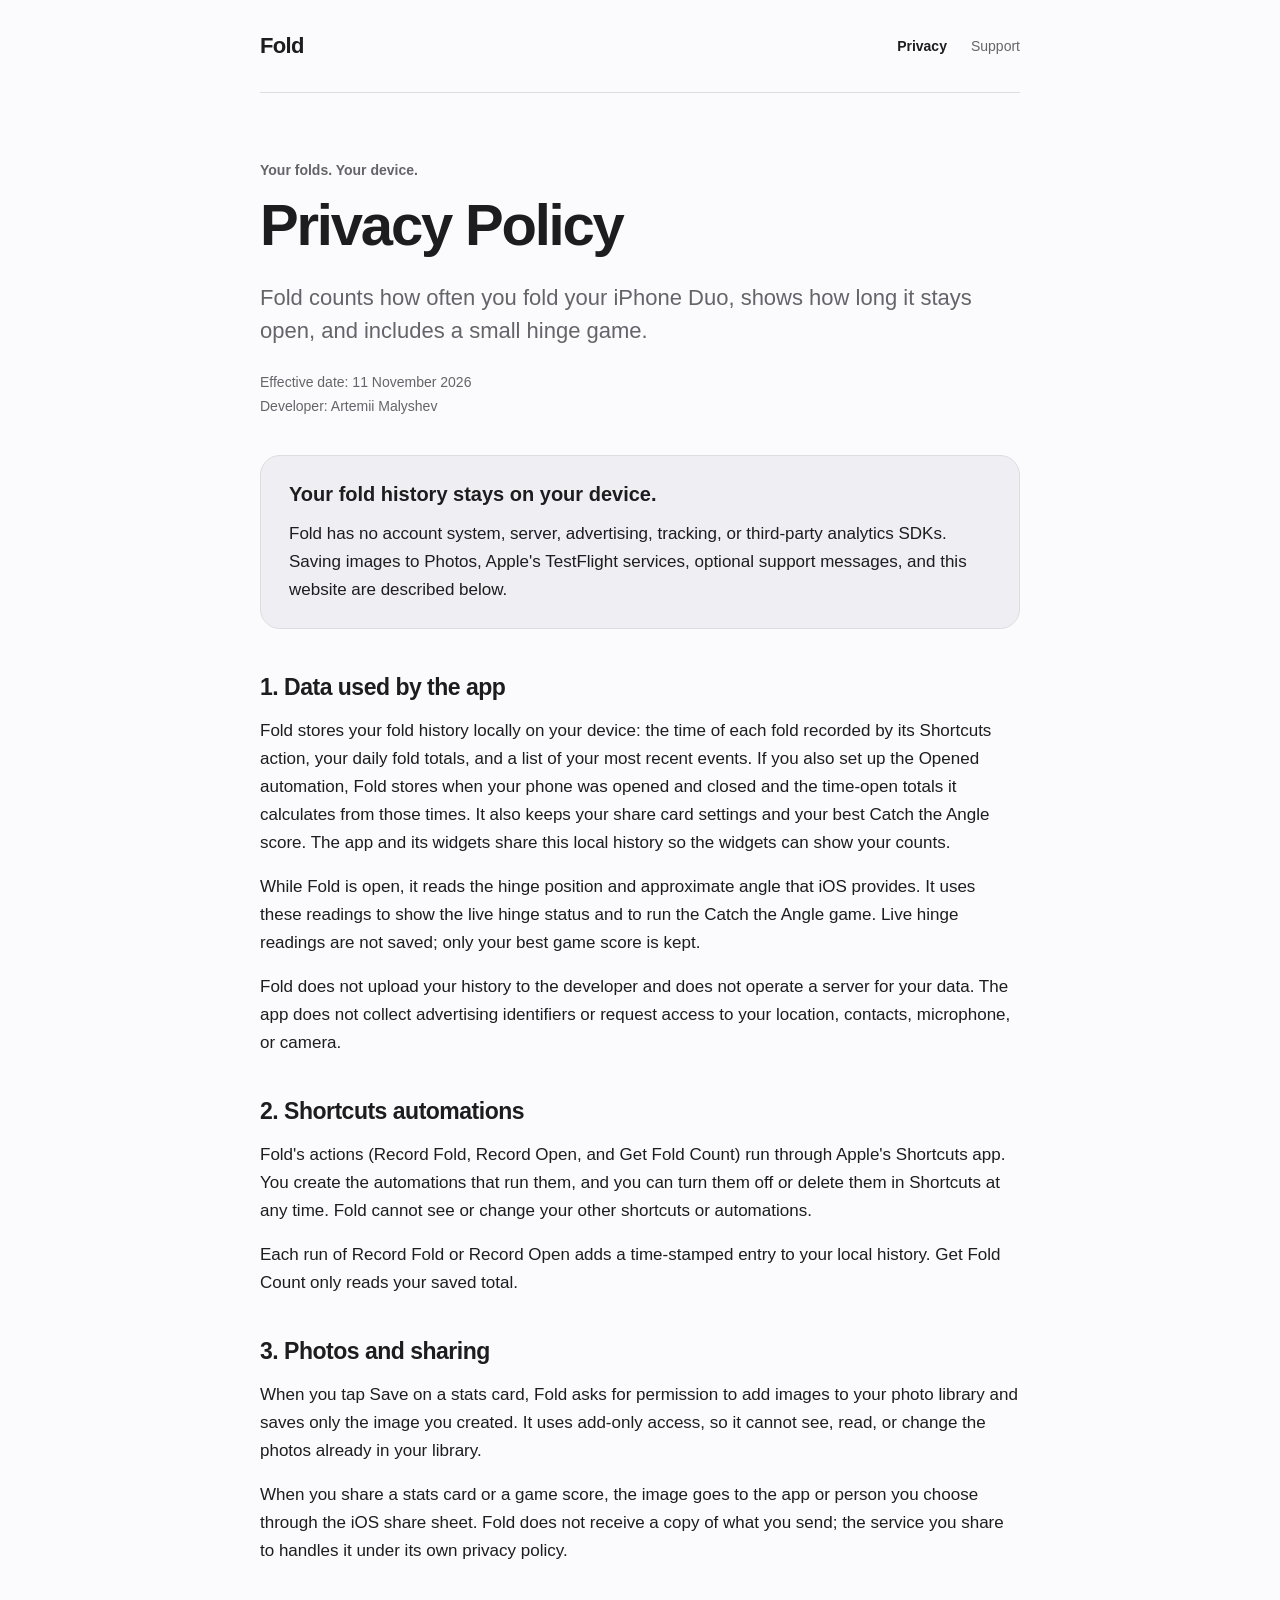
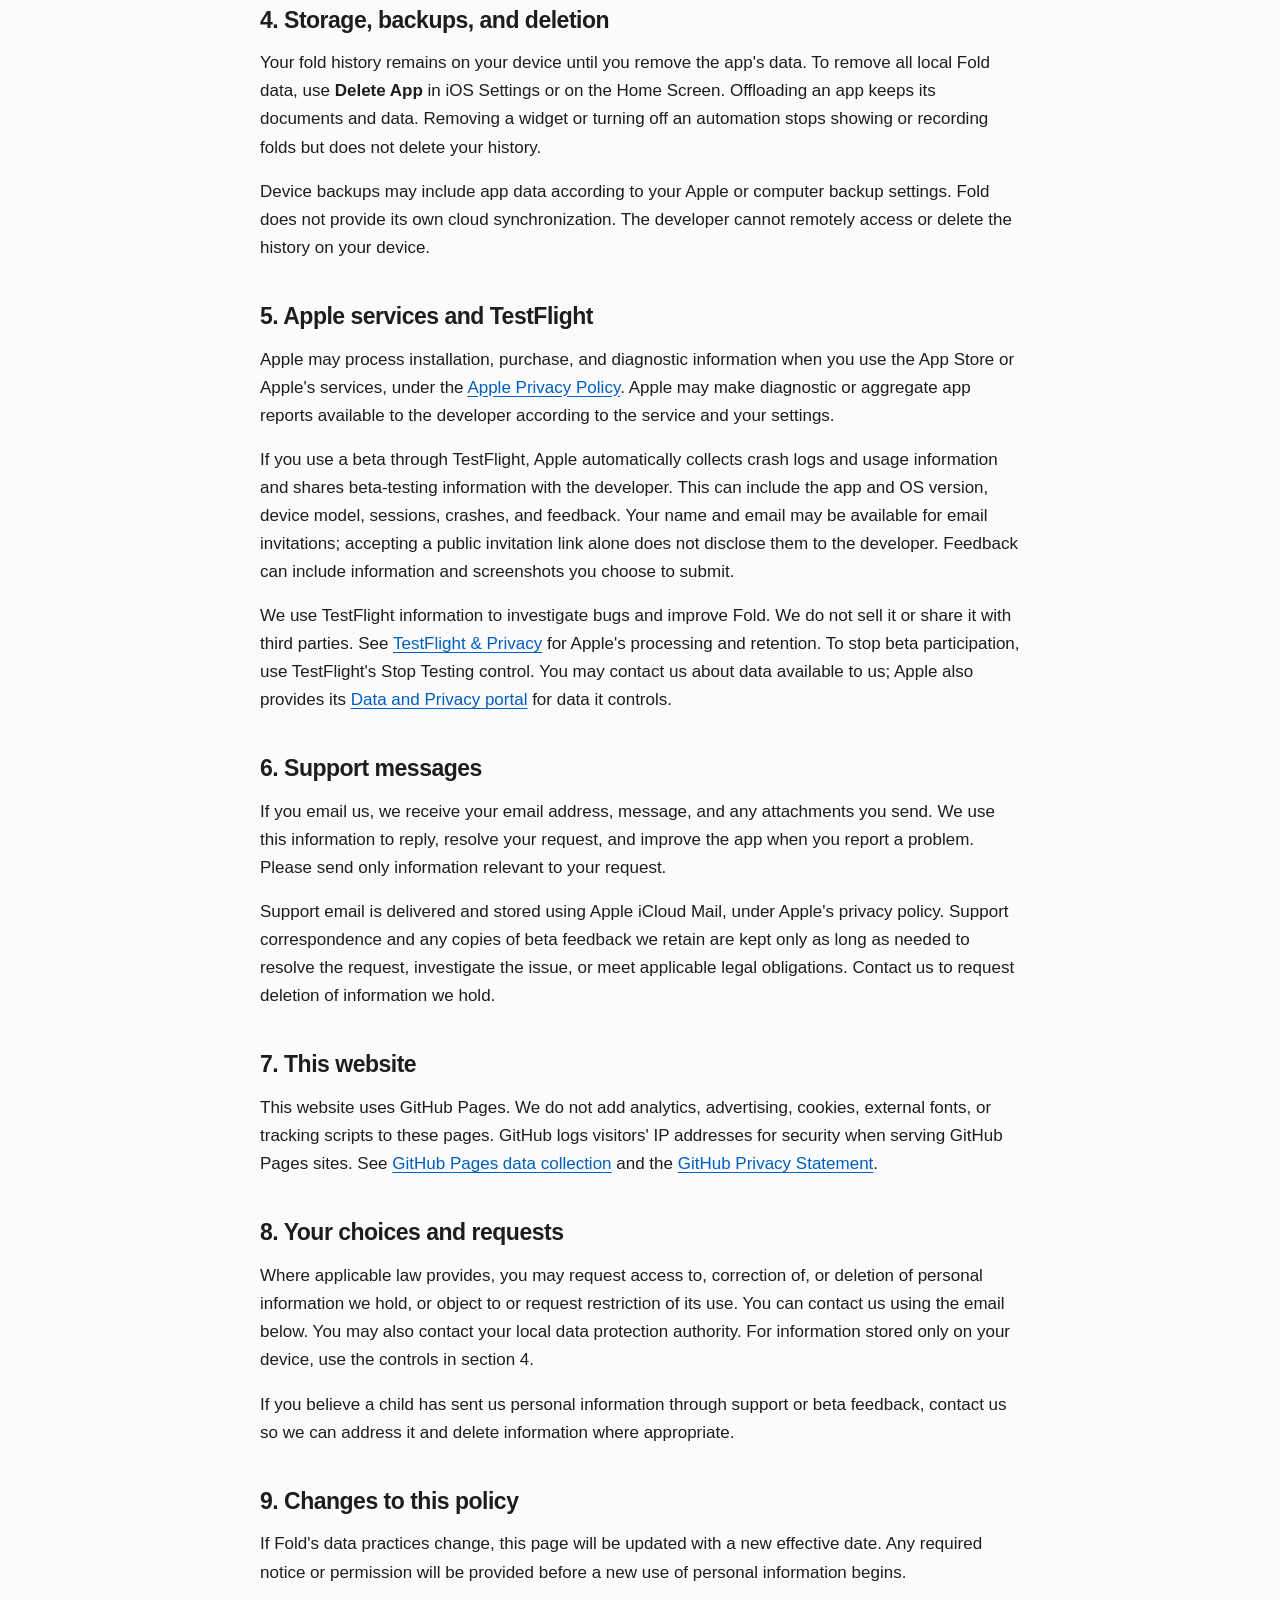
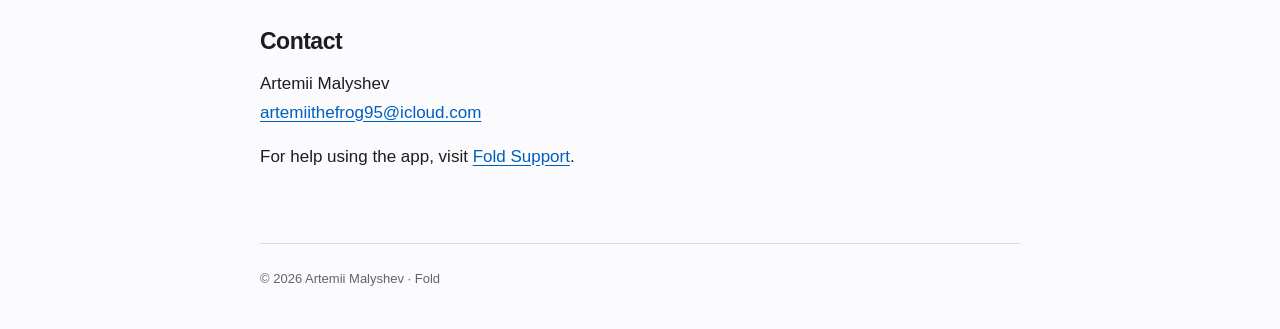
<file: index.html>
<!doctype html>
<html lang="en">
<head>
  <meta charset="utf-8">
  <meta name="viewport" content="width=device-width, initial-scale=1">
  <meta name="color-scheme" content="light dark">
  <meta name="description" content="Privacy Policy for Fold, an iPhone Duo app that counts folds and shows how long your phone stays open.">
  <meta name="referrer" content="no-referrer">
  <title>Privacy Policy · Fold</title>
  <link rel="stylesheet" href="style.css">
</head>
<body>
  <a class="skip-link" href="#main">Skip to content</a>
  <header class="site-header">
    <a class="wordmark" href="./" aria-label="Fold home">Fold</a>
    <nav aria-label="Main"><a href="./" aria-current="page">Privacy</a><a href="support.html">Support</a></nav>
  </header>
  <main id="main">
    <p class="eyebrow">Your folds. Your device.</p>
    <h1>Privacy Policy</h1>
    <p class="intro">Fold counts how often you fold your iPhone Duo, shows how long it stays open, and includes a small hinge game.</p>
    <p class="metadata">Effective date: <time datetime="2026-11-11">11 November 2026</time><br>Developer: Artemii Malyshev</p>

    <aside class="summary" aria-label="Summary">
      <strong>Your fold history stays on your device.</strong>
      <p>Fold has no account system, server, advertising, tracking, or third-party analytics SDKs. Saving images to Photos, Apple's TestFlight services, optional support messages, and this website are described below.</p>
    </aside>

    <section aria-labelledby="local-data">
      <h2 id="local-data">1. Data used by the app</h2>
      <p>Fold stores your fold history locally on your device: the time of each fold recorded by its Shortcuts action, your daily fold totals, and a list of your most recent events. If you also set up the Opened automation, Fold stores when your phone was opened and closed and the time-open totals it calculates from those times. It also keeps your share card settings and your best Catch the Angle score. The app and its widgets share this local history so the widgets can show your counts.</p>
      <p>While Fold is open, it reads the hinge position and approximate angle that iOS provides. It uses these readings to show the live hinge status and to run the Catch the Angle game. Live hinge readings are not saved; only your best game score is kept.</p>
      <p>Fold does not upload your history to the developer and does not operate a server for your data. The app does not collect advertising identifiers or request access to your location, contacts, microphone, or camera.</p>
    </section>

    <section aria-labelledby="shortcuts">
      <h2 id="shortcuts">2. Shortcuts automations</h2>
      <p>Fold's actions (Record Fold, Record Open, and Get Fold Count) run through Apple's Shortcuts app. You create the automations that run them, and you can turn them off or delete them in Shortcuts at any time. Fold cannot see or change your other shortcuts or automations.</p>
      <p>Each run of Record Fold or Record Open adds a time-stamped entry to your local history. Get Fold Count only reads your saved total.</p>
    </section>

    <section aria-labelledby="photos">
      <h2 id="photos">3. Photos and sharing</h2>
      <p>When you tap Save on a stats card, Fold asks for permission to add images to your photo library and saves only the image you created. It uses add-only access, so it cannot see, read, or change the photos already in your library.</p>
      <p>When you share a stats card or a game score, the image goes to the app or person you choose through the iOS share sheet. Fold does not receive a copy of what you send; the service you share to handles it under its own privacy policy.</p>
    </section>

    <section aria-labelledby="retention">
      <h2 id="retention">4. Storage, backups, and deletion</h2>
      <p>Your fold history remains on your device until you remove the app's data. To remove all local Fold data, use <strong>Delete App</strong> in iOS Settings or on the Home Screen. Offloading an app keeps its documents and data. Removing a widget or turning off an automation stops showing or recording folds but does not delete your history.</p>
      <p>Device backups may include app data according to your Apple or computer backup settings. Fold does not provide its own cloud synchronization. The developer cannot remotely access or delete the history on your device.</p>
    </section>

    <section aria-labelledby="apple">
      <h2 id="apple">5. Apple services and TestFlight</h2>
      <p>Apple may process installation, purchase, and diagnostic information when you use the App Store or Apple's services, under the <a href="https://www.apple.com/legal/privacy/">Apple Privacy Policy</a>. Apple may make diagnostic or aggregate app reports available to the developer according to the service and your settings.</p>
      <p>If you use a beta through TestFlight, Apple automatically collects crash logs and usage information and shares beta-testing information with the developer. This can include the app and OS version, device model, sessions, crashes, and feedback. Your name and email may be available for email invitations; accepting a public invitation link alone does not disclose them to the developer. Feedback can include information and screenshots you choose to submit.</p>
      <p>We use TestFlight information to investigate bugs and improve Fold. We do not sell it or share it with third parties. See <a href="https://www.apple.com/legal/privacy/data/en/test-flight/">TestFlight &amp; Privacy</a> for Apple's processing and retention. To stop beta participation, use TestFlight's Stop Testing control. You may contact us about data available to us; Apple also provides its <a href="https://privacy.apple.com/">Data and Privacy portal</a> for data it controls.</p>
    </section>

    <section aria-labelledby="support-data">
      <h2 id="support-data">6. Support messages</h2>
      <p>If you email us, we receive your email address, message, and any attachments you send. We use this information to reply, resolve your request, and improve the app when you report a problem. Please send only information relevant to your request.</p>
      <p>Support email is delivered and stored using Apple iCloud Mail, under Apple's privacy policy. Support correspondence and any copies of beta feedback we retain are kept only as long as needed to resolve the request, investigate the issue, or meet applicable legal obligations. Contact us to request deletion of information we hold.</p>
    </section>

    <section aria-labelledby="website">
      <h2 id="website">7. This website</h2>
      <p>This website uses GitHub Pages. We do not add analytics, advertising, cookies, external fonts, or tracking scripts to these pages. GitHub logs visitors' IP addresses for security when serving GitHub Pages sites. See <a href="https://docs.github.com/en/pages/getting-started-with-github-pages/what-is-github-pages#data-collection">GitHub Pages data collection</a> and the <a href="https://docs.github.com/en/site-policy/privacy-policies/github-general-privacy-statement">GitHub Privacy Statement</a>.</p>
    </section>

    <section aria-labelledby="choices">
      <h2 id="choices">8. Your choices and requests</h2>
      <p>Where applicable law provides, you may request access to, correction of, or deletion of personal information we hold, or object to or request restriction of its use. You can contact us using the email below. You may also contact your local data protection authority. For information stored only on your device, use the controls in section 4.</p>
      <p>If you believe a child has sent us personal information through support or beta feedback, contact us so we can address it and delete information where appropriate.</p>
    </section>

    <section aria-labelledby="changes">
      <h2 id="changes">9. Changes to this policy</h2>
      <p>If Fold's data practices change, this page will be updated with a new effective date. Any required notice or permission will be provided before a new use of personal information begins.</p>
    </section>

    <section id="contact" aria-labelledby="contact-title">
      <h2 id="contact-title">Contact</h2>
      <p>Artemii Malyshev<br><a class="email" href="mailto:artemiithefrog95@icloud.com">artemiithefrog95@icloud.com</a></p>
      <p>For help using the app, visit <a href="support.html">Fold Support</a>.</p>
    </section>
  </main>
  <footer>© 2026 Artemii Malyshev · Fold</footer>
</body>
</html>
</file>
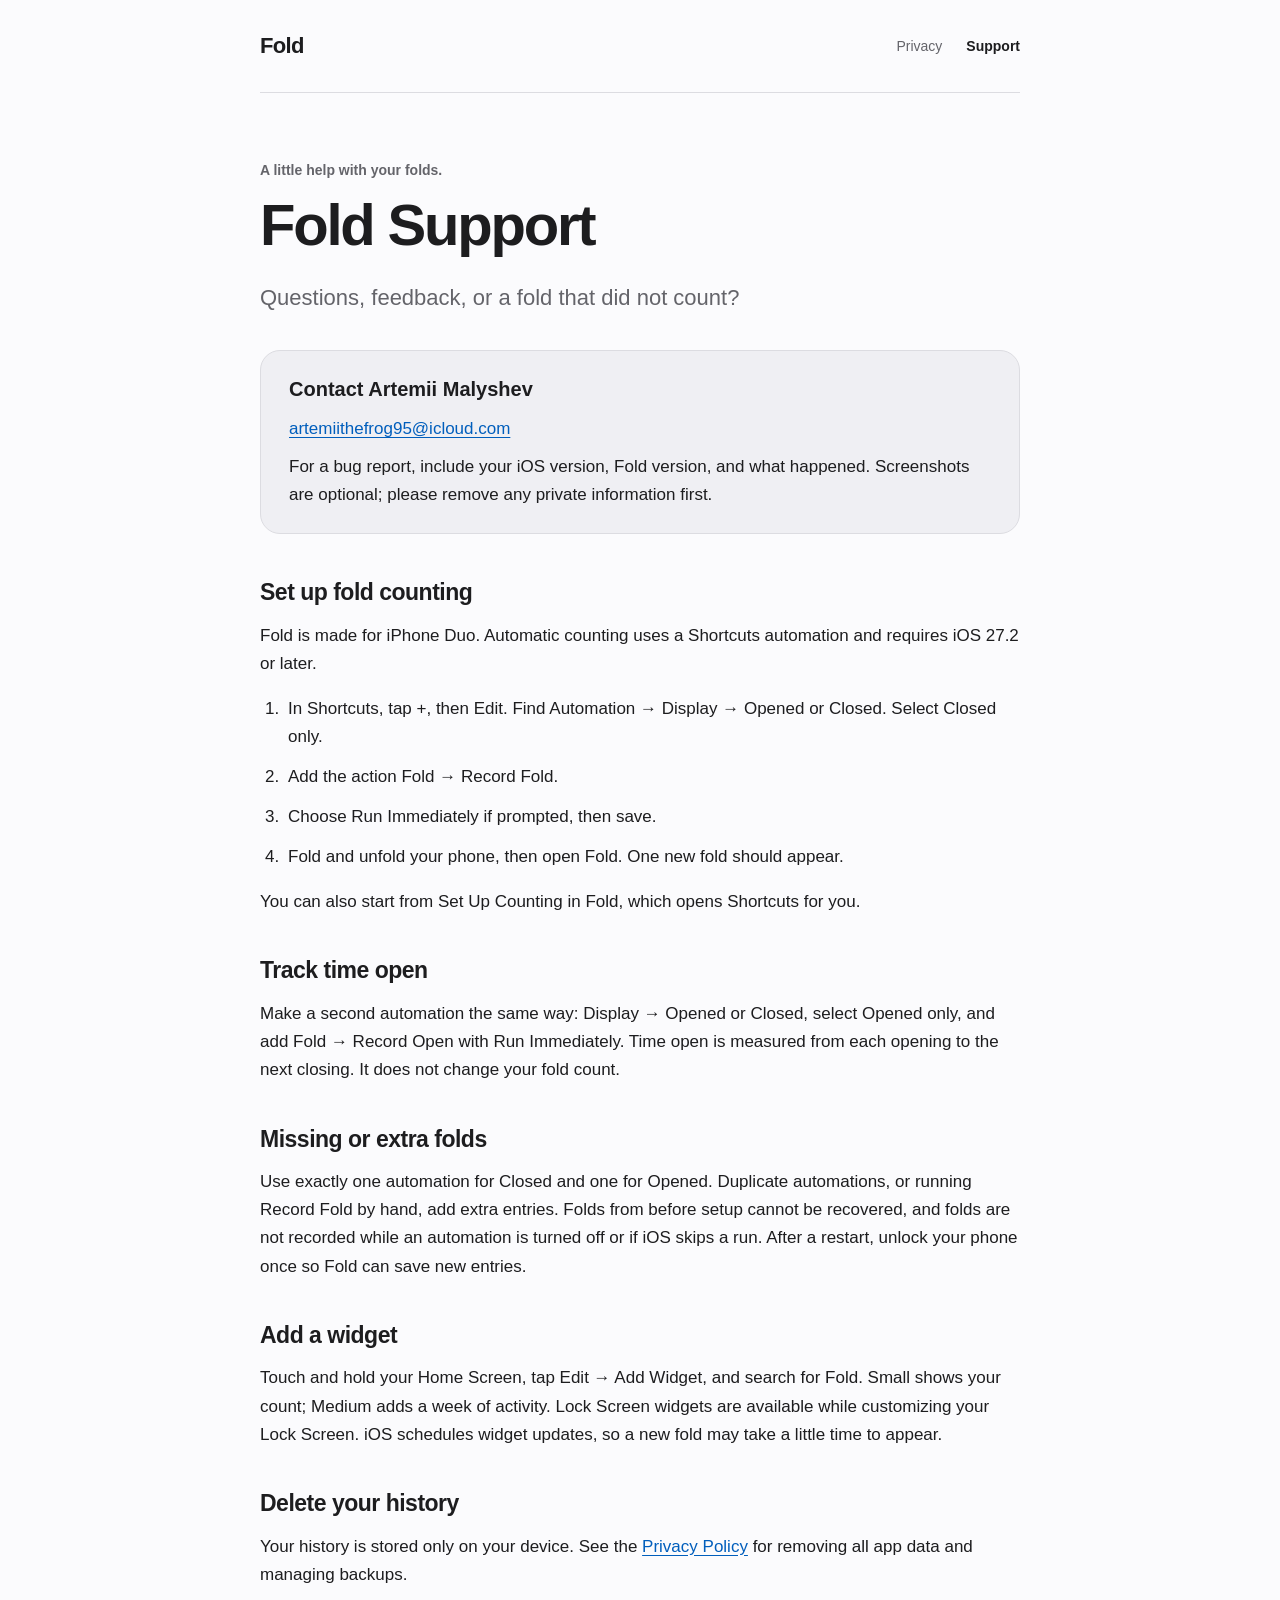
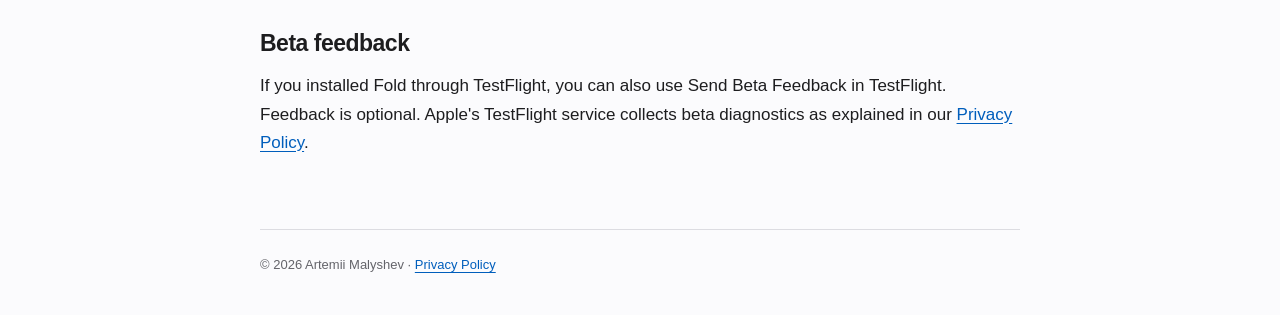
<file: support.html>
<!doctype html>
<html lang="en">
<head>
  <meta charset="utf-8">
  <meta name="viewport" content="width=device-width, initial-scale=1">
  <meta name="color-scheme" content="light dark">
  <meta name="description" content="Contact Fold support and learn how to set up fold counting, track time open, and add Fold widgets on iPhone Duo.">
  <meta name="referrer" content="no-referrer">
  <title>Support · Fold</title>
  <link rel="stylesheet" href="style.css">
</head>
<body>
  <a class="skip-link" href="#main">Skip to content</a>
  <header class="site-header">
    <a class="wordmark" href="./" aria-label="Fold home">Fold</a>
    <nav aria-label="Main"><a href="./">Privacy</a><a href="support.html" aria-current="page">Support</a></nav>
  </header>
  <main id="main">
    <p class="eyebrow">A little help with your folds.</p>
    <h1>Fold Support</h1>
    <p class="intro">Questions, feedback, or a fold that did not count?</p>
    <aside class="summary">
      <strong>Contact Artemii Malyshev</strong>
      <p><a class="email" href="mailto:artemiithefrog95@icloud.com?subject=Fold%20Support">artemiithefrog95@icloud.com</a></p>
      <p>For a bug report, include your iOS version, Fold version, and what happened. Screenshots are optional; please remove any private information first.</p>
    </aside>
    <section>
      <h2>Set up fold counting</h2>
      <p>Fold is made for iPhone Duo. Automatic counting uses a Shortcuts automation and requires iOS 27.2 or later.</p>
      <ol>
        <li>In Shortcuts, tap +, then Edit. Find Automation → Display → Opened or Closed. Select Closed only.</li>
        <li>Add the action Fold → Record Fold.</li>
        <li>Choose Run Immediately if prompted, then save.</li>
        <li>Fold and unfold your phone, then open Fold. One new fold should appear.</li>
      </ol>
      <p>You can also start from Set Up Counting in Fold, which opens Shortcuts for you.</p>
    </section>
    <section>
      <h2>Track time open</h2>
      <p>Make a second automation the same way: Display → Opened or Closed, select Opened only, and add Fold → Record Open with Run Immediately. Time open is measured from each opening to the next closing. It does not change your fold count.</p>
    </section>
    <section>
      <h2>Missing or extra folds</h2>
      <p>Use exactly one automation for Closed and one for Opened. Duplicate automations, or running Record Fold by hand, add extra entries. Folds from before setup cannot be recovered, and folds are not recorded while an automation is turned off or if iOS skips a run. After a restart, unlock your phone once so Fold can save new entries.</p>
    </section>
    <section>
      <h2>Add a widget</h2>
      <p>Touch and hold your Home Screen, tap Edit → Add Widget, and search for Fold. Small shows your count; Medium adds a week of activity. Lock Screen widgets are available while customizing your Lock Screen. iOS schedules widget updates, so a new fold may take a little time to appear.</p>
    </section>
    <section>
      <h2>Delete your history</h2>
      <p>Your history is stored only on your device. See the <a href="./#retention">Privacy Policy</a> for removing all app data and managing backups.</p>
    </section>
    <section>
      <h2>Beta feedback</h2>
      <p>If you installed Fold through TestFlight, you can also use Send Beta Feedback in TestFlight. Feedback is optional. Apple's TestFlight service collects beta diagnostics as explained in our <a href="./#apple">Privacy Policy</a>.</p>
    </section>
  </main>
  <footer>© 2026 Artemii Malyshev · <a href="./">Privacy Policy</a></footer>
</body>
</html>
</file>
<file: style.css>
:root {
  color-scheme: light dark;
  --background: #fbfbfd;
  --foreground: #1d1d1f;
  --secondary: #64646a;
  --line: #dcdce1;
  --panel: #efeff3;
  --link: #005ebc;
  font-family: -apple-system, BlinkMacSystemFont, "Segoe UI", sans-serif;
  font-size: 17px;
  line-height: 1.65;
}
* { box-sizing: border-box; }
body { margin: 0; background: var(--background); color: var(--foreground); }
a { color: var(--link); text-underline-offset: 0.2em; }
a:hover { text-decoration-thickness: 2px; }
a:focus-visible { outline: 3px solid var(--link); outline-offset: 5px; border-radius: 3px; }
.site-header, main, footer { width: min(100% - 48px, 760px); margin-inline: auto; }
.site-header { display: flex; align-items: center; justify-content: space-between; gap: 24px; padding: 28px 0; border-bottom: 1px solid var(--line); }
.wordmark { color: var(--foreground); font-weight: 750; font-size: 22px; letter-spacing: -0.7px; text-decoration: none; }
nav { display: flex; gap: 24px; font-size: 14px; }
nav a { color: var(--secondary); text-decoration: none; }
nav a[aria-current] { color: var(--foreground); font-weight: 650; }
main { padding: 66px 0 32px; }
.eyebrow { color: var(--secondary); font-size: 14px; font-weight: 600; margin: 0 0 12px; }
h1 { font-size: clamp(38px, 7vw, 58px); line-height: 1.08; letter-spacing: -2.2px; margin: 0 0 24px; font-weight: 750; }
.intro { font-size: 22px; line-height: 1.5; color: var(--secondary); margin: 0 0 24px; }
.metadata { color: var(--secondary); font-size: 14px; line-height: 1.7; }
.summary { border: 1px solid var(--line); background: var(--panel); padding: 24px 28px; border-radius: 20px; margin: 36px 0 44px; }
.summary strong { font-size: 20px; line-height: 1.4; }
.summary p { margin: 10px 0 0; }
section { margin: 40px 0; scroll-margin-top: 28px; }
h2 { font-size: 23px; line-height: 1.3; letter-spacing: -0.5px; margin: 0 0 14px; }
p { margin: 0 0 16px; }
li { padding-left: 4px; margin-bottom: 12px; }
ol { padding-left: 24px; }
.email { overflow-wrap: anywhere; }
code { font-size: 0.9em; }
footer { padding: 24px 0 40px; border-top: 1px solid var(--line); color: var(--secondary); font-size: 13px; }
.skip-link { position: absolute; left: 16px; top: -100px; padding: 12px 18px; background: var(--background); border: 1px solid var(--line); z-index: 1; }
.skip-link:focus { top: 12px; }
@media (prefers-color-scheme: dark) {
  :root { --background: #101012; --foreground: #f2f2f4; --secondary: #b1b1b8; --line: #35353a; --panel: #1d1d21; --link: #77b7ff; }
}
@media (max-width: 480px) {
  .site-header, main, footer { width: calc(100% - 36px); }
  main { padding-top: 44px; }
  nav { gap: 18px; }
  .summary { padding: 22px; }
  .intro { font-size: 20px; }
}
@media print {
  :root { --background: white; --foreground: black; --secondary: #444; --line: #ddd; --panel: #f5f5f5; --link: black; }
  .site-header, .skip-link { display: none; }
  main { padding-top: 0; }
  .site-header, main, footer { width: 100%; }
}
</file>
